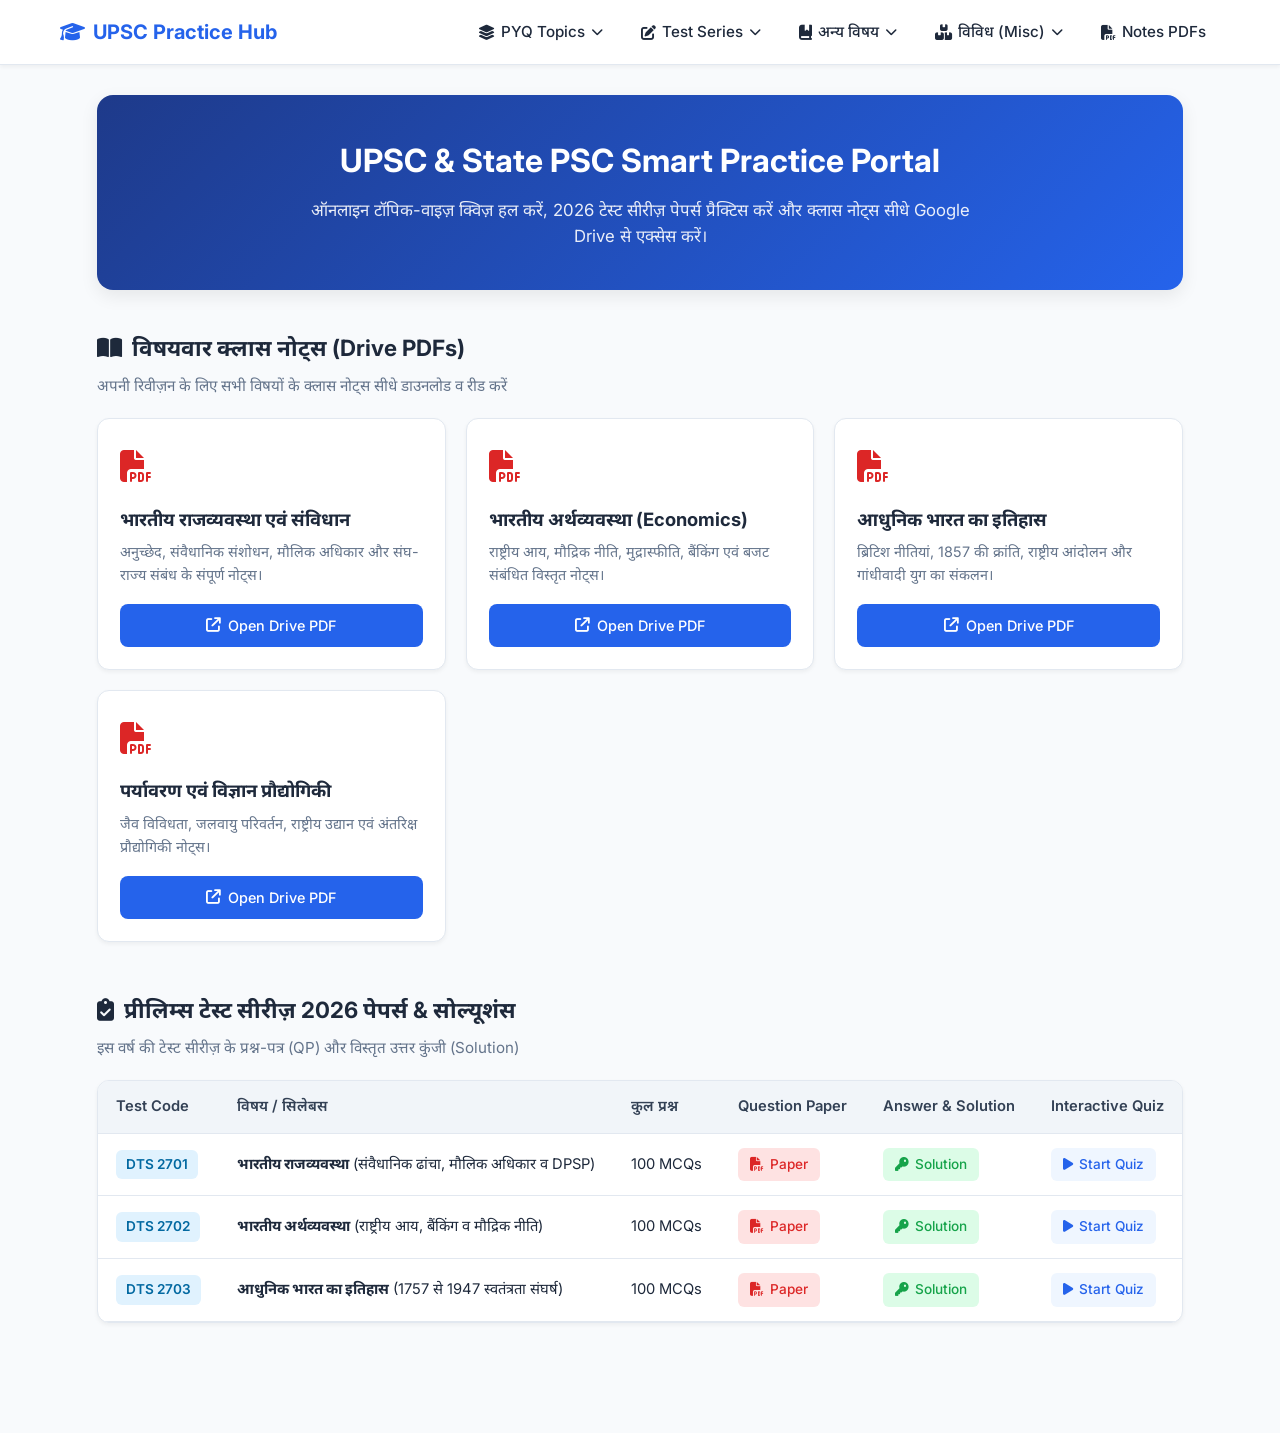
<file: index.html>
<!DOCTYPE html>
<html lang="hi">
<head>
  <meta charset="UTF-8">
  <meta name="viewport" content="width=device-width, initial-scale=1.0">
  <title>UPSC & State PSC Smart Practice Portal</title>
  
  <!-- External CSS Link -->
  <link rel="stylesheet" href="style.css">
  
  <!-- Font Awesome Icons for UI -->
  <link rel="stylesheet" href="https://cdnjs.cloudflare.com/ajax/libs/font-awesome/6.4.0/css/all.min.css">
  <link href="https://fonts.googleapis.com/css2?family=Inter:wght@400;500;600;700&family=Noto+Sans+Devanagari:wght@400;500;600;700&display=swap" rel="stylesheet">

  <style>
    /* Global & Responsive Inline Base Styles */
    :root {
      --primary-color: #2563eb;
      --primary-dark: #1d4ed8;
      --bg-light: #f8fafc;
      --card-bg: #ffffff;
      --text-main: #1e293b;
      --text-muted: #64748b;
      --border-color: #e2e8f0;
      --shadow-sm: 0 2px 4px rgba(0,0,0,0.05);
      --shadow-md: 0 6px 18px rgba(0,0,0,0.08);
    }

    * {
      box-sizing: border-box;
      margin: 0;
      padding: 0;
      font-family: 'Inter', 'Noto Sans Devanagari', sans-serif;
    }

    body {
      background-color: var(--bg-light);
      color: var(--text-main);
      line-height: 1.6;
    }

    /* Header & Navigation Bar */
    .main-header {
      position: sticky;
      top: 0;
      background: rgba(255, 255, 255, 0.95);
      backdrop-filter: blur(12px);
      box-shadow: var(--shadow-sm);
      border-bottom: 1px solid var(--border-color);
      z-index: 1000;
    }

    .nav-container {
      max-width: 1200px;
      margin: 0 auto;
      padding: 12px 20px;
      display: flex;
      justify-content: space-between;
      align-items: center;
    }

    .logo a {
      font-size: 1.25rem;
      font-weight: 700;
      color: var(--primary-color);
      text-decoration: none;
      display: flex;
      align-items: center;
      gap: 8px;
    }

    .nav-list {
      display: flex;
      list-style: none;
      gap: 10px;
      align-items: center;
    }

    .nav-item {
      position: relative;
    }

    .nav-item > a {
      text-decoration: none;
      color: var(--text-main);
      font-size: 0.95rem;
      font-weight: 500;
      padding: 8px 14px;
      border-radius: 6px;
      display: flex;
      align-items: center;
      gap: 6px;
      transition: all 0.2s ease;
    }

    .nav-item > a:hover {
      background-color: #eff6ff;
      color: var(--primary-color);
    }

    /* Dropdown Menus */
    .dropdown-menu {
      display: none;
      position: absolute;
      top: 100%;
      left: 0;
      background: #ffffff;
      min-width: 250px;
      box-shadow: var(--shadow-md);
      border-radius: 8px;
      list-style: none;
      padding: 8px 0;
      margin-top: 4px;
      z-index: 1100;
      border: 1px solid var(--border-color);
    }

    .dropdown-menu li a {
      padding: 10px 18px;
      color: var(--text-main);
      display: flex;
      align-items: center;
      gap: 8px;
      font-size: 0.9rem;
      text-decoration: none;
      transition: all 0.2s ease;
    }

    .dropdown-menu li a:hover {
      background-color: #eff6ff;
      color: var(--primary-color);
      padding-left: 22px;
    }

    @media (min-width: 769px) {
      .dropdown:hover .dropdown-menu {
        display: block;
      }
    }

    /* Hamburger Button */
    .hamburger-btn {
      display: none;
      flex-direction: column;
      gap: 5px;
      background: none;
      border: none;
      cursor: pointer;
      padding: 6px;
    }

    .hamburger-btn span {
      width: 24px;
      height: 3px;
      background-color: var(--text-main);
      border-radius: 3px;
      transition: all 0.3s ease;
    }

    /* Mobile View */
    @media (max-width: 768px) {
      .hamburger-btn {
        display: flex;
      }

      .nav-menu {
        display: none;
        position: absolute;
        top: 100%;
        left: 0;
        width: 100%;
        background: #ffffff;
        box-shadow: var(--shadow-md);
        padding: 15px 0;
        border-bottom: 1px solid var(--border-color);
      }

      .nav-menu.active {
        display: block;
      }

      .nav-list {
        flex-direction: column;
        align-items: flex-start;
        gap: 0;
      }

      .nav-item {
        width: 100%;
      }

      .nav-item > a {
        padding: 12px 20px;
        width: 100%;
        border-radius: 0;
      }

      .dropdown-menu {
        position: static;
        box-shadow: none;
        background-color: #f8fafc;
        border: none;
        padding-left: 15px;
        border-top: 1px solid var(--border-color);
      }

      .dropdown.active .dropdown-menu {
        display: block;
      }
    }

    /* Main Container & Sections */
    .main-container {
      max-width: 1200px;
      margin: 30px auto 60px;
      padding: 0 20px;
    }

    .hero-banner {
      background: linear-gradient(135deg, #1e3a8a 0%, #2563eb 100%);
      color: white;
      padding: 40px 24px;
      border-radius: 16px;
      text-align: center;
      margin-bottom: 40px;
      box-shadow: var(--shadow-md);
    }

    .hero-banner h1 {
      font-size: 2rem;
      margin-bottom: 10px;
    }

    .hero-banner p {
      font-size: 1.05rem;
      opacity: 0.9;
      max-width: 700px;
      margin: 0 auto;
    }

    .content-section {
      margin-bottom: 50px;
    }

    .section-title {
      font-size: 1.4rem;
      color: var(--text-main);
      margin-bottom: 8px;
      display: flex;
      align-items: center;
      gap: 10px;
    }

    .section-subtitle {
      color: var(--text-muted);
      font-size: 0.95rem;
      margin-bottom: 20px;
    }

    /* Cards Grid */
    .card-grid {
      display: grid;
      grid-template-columns: repeat(auto-fit, minmax(280px, 1fr));
      gap: 20px;
    }

    .info-card {
      background: var(--card-bg);
      border: 1px solid var(--border-color);
      border-radius: 12px;
      padding: 22px;
      display: flex;
      flex-direction: column;
      justify-content: space-between;
      box-shadow: var(--shadow-sm);
      transition: all 0.2s ease;
    }

    .info-card:hover {
      transform: translateY(-4px);
      box-shadow: var(--shadow-md);
    }

    .card-icon {
      font-size: 2rem;
      margin-bottom: 12px;
    }

    .card-icon.pdf { color: #dc2626; }
    .card-icon.quiz { color: #2563eb; }

    .info-card h3 {
      font-size: 1.15rem;
      color: var(--text-main);
      margin-bottom: 6px;
    }

    .info-card p {
      font-size: 0.9rem;
      color: var(--text-muted);
      margin-bottom: 18px;
    }

    .btn-action {
      display: inline-flex;
      align-items: center;
      justify-content: center;
      gap: 8px;
      padding: 10px 16px;
      border-radius: 8px;
      text-decoration: none;
      font-weight: 500;
      font-size: 0.9rem;
      transition: all 0.2s ease;
    }

    .btn-primary {
      background-color: var(--primary-color);
      color: white !important;
    }

    .btn-primary:hover {
      background-color: var(--primary-dark);
    }

    /* Test Series Table */
    .table-responsive {
      overflow-x: auto;
      background: var(--card-bg);
      border-radius: 12px;
      border: 1px solid var(--border-color);
      box-shadow: var(--shadow-sm);
    }

    .custom-table {
      width: 100%;
      border-collapse: collapse;
      text-align: left;
    }

    .custom-table th, .custom-table td {
      padding: 14px 18px;
      border-bottom: 1px solid var(--border-color);
      font-size: 0.92rem;
    }

    .custom-table th {
      background-color: #f1f5f9;
      color: #334155;
      font-weight: 600;
    }

    .badge-code {
      display: inline-block;
      padding: 4px 10px;
      background-color: #e0f2fe;
      color: #0369a1;
      border-radius: 6px;
      font-weight: 600;
      font-size: 0.85rem;
    }

    .btn-pill {
      display: inline-flex;
      align-items: center;
      gap: 6px;
      padding: 6px 12px;
      border-radius: 6px;
      font-size: 0.85rem;
      text-decoration: none;
      font-weight: 500;
      margin-right: 6px;
    }

    .btn-qp {
      background-color: #fee2e2;
      color: #b91c1c;
    }

    .btn-sol {
      background-color: #dcfce7;
      color: #15803d;
    }

    .btn-interactive {
      background-color: #eff6ff;
      color: #1d4ed8;
    }
  </style>
</head>
<body>

  <!-- ==================== HEADER & HAMBURGER NAVIGATION ==================== -->
  <header class="main-header">
    <div class="nav-container">
      <div class="logo">
        <a href="index.html">
          <i class="fa-solid fa-graduation-cap"></i> UPSC Practice Hub
        </a>
      </div>

      <!-- Hamburger Button for Mobile -->
      <button class="hamburger-btn" id="hamburger-btn" aria-label="Menu Toggle">
        <span></span>
        <span></span>
        <span></span>
      </button>

      <!-- Full Navigation Menu -->
      <nav class="nav-menu" id="nav-menu">
        <ul class="nav-list">
          
          <!-- Dropdown 1: PYQ (Topic Wise Quiz) -->
          <li class="nav-item dropdown">
            <a href="#" class="dropdown-toggle">
              <i class="fa-solid fa-layer-group"></i> PYQ Topics <i class="fa-solid fa-chevron-down" style="font-size:0.75rem;"></i>
            </a>
            <ul class="dropdown-menu">
              <li><a href="quiz.html?file=Executive.json"><i class="fa-solid fa-landmark"></i> भारतीय राजव्यवस्था (Polity)</a></li>
              <li><a href="quiz.html?file=Inflation 50 MCQs.json"><i class="fa-solid fa-chart-line"></i> अर्थव्यवस्था (Economics)</a></li>
              <li><a href="quiz.html?file=101.json"><i class="fa-solid fa-landmark-dome"></i> भारतीय इतिहास (History)</a></li>
              <li><a href="quiz.html?file=102.json"><i class="fa-solid fa-flask"></i> सामान्य विज्ञान (General Science)</a></li>
              <li><a href="quiz.html?file=103.json"><i class="fa-solid fa-microchip"></i> साइंस & टेक (Science & Tech)</a></li>
              <li><a href="quiz.html?file=104.json"><i class="fa-solid fa-leaf"></i> पर्यावरण एवं पारिस्थितिकी (Environment)</a></li>
            </ul>
          </li>

          <!-- Dropdown 2: Test Series -->
          <li class="nav-item dropdown">
            <a href="#" class="dropdown-toggle">
              <i class="fa-solid fa-pen-to-square"></i> Test Series <i class="fa-solid fa-chevron-down" style="font-size:0.75rem;"></i>
            </a>
            <ul class="dropdown-menu">
              <li><a href="quiz.html?file=SET-A.json"><i class="fa-solid fa-file-signature"></i> DTS 2701 (Full Mock 1)</a></li>
              <li><a href="quiz.html?file=SET-C.json"><i class="fa-solid fa-file-signature"></i> DTS 2702 (Polity Special)</a></li>
              <li><a href="quiz.html?file=SET-D.json"><i class="fa-solid fa-file-signature"></i> DTS 2703 (Economy Special)</a></li>
              <li><a href="#test-series-pdf-section"><i class="fa-solid fa-file-pdf"></i> All Test Series PDFs</a></li>
            </ul>
          </li>

          <!-- Dropdown 3: अन्य विषय अभ्यास प्रश्न -->
          <li class="nav-item dropdown">
            <a href="#" class="dropdown-toggle">
              <i class="fa-solid fa-book-bookmark"></i> अन्य विषय <i class="fa-solid fa-chevron-down" style="font-size:0.75rem;"></i>
            </a>
            <ul class="dropdown-menu">
              <li><a href="quiz.html?file=105.json"><i class="fa-solid fa-earth-americas"></i> भारत एवं विश्व भूगोल (Geography)</a></li>
              <li><a href="quiz.html?file=106.json"><i class="fa-solid fa-globe"></i> अंतर्राष्ट्रीय संबंध (IR)</a></li>
              <li><a href="quiz.html?file=107.json"><i class="fa-solid fa-building-columns"></i> शासन व्यवस्था (Governance)</a></li>
              <li><a href="quiz.html?file=108.json"><i class="fa-solid fa-scale-balanced"></i> नीतिशास्त्र (Ethics)</a></li>
            </ul>
          </li>

          <!-- Dropdown 4: अन्य / विविध (Miscellaneous Quizzes) -->
          <li class="nav-item dropdown">
            <a href="#" class="dropdown-toggle">
              <i class="fa-solid fa-boxes-stacked"></i> विविध (Misc) <i class="fa-solid fa-chevron-down" style="font-size:0.75rem;"></i>
            </a>
            <ul class="dropdown-menu">
              <li><a href="quiz.html?file=Banking 50 MCQs.json"><i class="fa-solid fa-piggy-bank"></i> Banking 50 MCQs</a></li>
              <li><a href="quiz.html?file=Money and Money Supply 50 MCQs.json"><i class="fa-solid fa-money-bill-wave"></i> Money & Supply MCQs</a></li>
              <li><a href="quiz.html?file=National Income 50 MCQs.json"><i class="fa-solid fa-coins"></i> National Income MCQs</a></li>
              <li><a href="quiz.html?file=India's securities market 50 MCQs.json"><i class="fa-solid fa-arrow-trend-up"></i> Securities Market MCQs</a></li>
              <li><a href="quiz.html?file=Tax 50 MCQs.json"><i class="fa-solid fa-receipt"></i> Tax System MCQs</a></li>
              <li><a href="quiz.html?file=MiscellaneousTopicsofIndianConstitutionandPolity.json"><i class="fa-solid fa-gavel"></i> Constitution Misc.</a></li>
            </ul>
          </li>

          <!-- Direct Link to Notes Section -->
          <li class="nav-item">
            <a href="#notes-section" class="nav-link">
              <i class="fa-solid fa-file-pdf"></i> Notes PDFs
            </a>
          </li>

        </ul>
      </nav>
    </div>
  </header>

  <!-- ==================== MAIN CONTENT CONTAINER ==================== -->
  <main class="main-container">
    
    <!-- Hero Banner -->
    <section class="hero-banner">
      <h1>UPSC & State PSC Smart Practice Portal</h1>
      <p>ऑनलाइन टॉपिक-वाइज़ क्विज़ हल करें, 2026 टेस्ट सीरीज़ पेपर्स प्रैक्टिस करें और क्लास नोट्स सीधे Google Drive से एक्सेस करें।</p>
    </section>

    <!-- ==================== 1. NOTES PDF SECTION ==================== -->
    <section class="content-section" id="notes-section">
      <h2 class="section-title"><i class="fa-solid fa-book-open"></i> विषयवार क्लास नोट्स (Drive PDFs)</h2>
      <p class="section-subtitle">अपनी रिवीज़न के लिए सभी विषयों के क्लास नोट्स सीधे डाउनलोड व रीड करें</p>

      <div class="card-grid">
        
        <!-- Note Card 1: Polity -->
        <div class="info-card">
          <div>
            <div class="card-icon pdf"><i class="fa-solid fa-file-pdf"></i></div>
            <h3>भारतीय राजव्यवस्था एवं संविधान</h3>
            <p>अनुच्छेद, संवैधानिक संशोधन, मौलिक अधिकार और संघ-राज्य संबंध के संपूर्ण नोट्स।</p>
          </div>
          <!-- Apni Google Drive Link Yahan Paste Karein -->
          <a href="https://drive.google.com/file/d/YOUR_POLITY_NOTES_FILE_ID/view" target="_blank" class="btn-action btn-primary">
            <i class="fa-solid fa-arrow-up-right-from-square"></i> Open Drive PDF
          </a>
        </div>

        <!-- Note Card 2: Economics -->
        <div class="info-card">
          <div>
            <div class="card-icon pdf"><i class="fa-solid fa-file-pdf"></i></div>
            <h3>भारतीय अर्थव्यवस्था (Economics)</h3>
            <p>राष्ट्रीय आय, मौद्रिक नीति, मुद्रास्फीति, बैंकिंग एवं बजट संबंधित विस्तृत नोट्स।</p>
          </div>
          <!-- Apni Google Drive Link Yahan Paste Karein -->
          <a href="https://drive.google.com/file/d/YOUR_ECONOMICS_NOTES_FILE_ID/view" target="_blank" class="btn-action btn-primary">
            <i class="fa-solid fa-arrow-up-right-from-square"></i> Open Drive PDF
          </a>
        </div>

        <!-- Note Card 3: History -->
        <div class="info-card">
          <div>
            <div class="card-icon pdf"><i class="fa-solid fa-file-pdf"></i></div>
            <h3>आधुनिक भारत का इतिहास</h3>
            <p>ब्रिटिश नीतियां, 1857 की क्रांति, राष्ट्रीय आंदोलन और गांधीवादी युग का संकलन।</p>
          </div>
          <!-- Apni Google Drive Link Yahan Paste Karein -->
          <a href="https://drive.google.com/file/d/YOUR_HISTORY_NOTES_FILE_ID/view" target="_blank" class="btn-action btn-primary">
            <i class="fa-solid fa-arrow-up-right-from-square"></i> Open Drive PDF
          </a>
        </div>

        <!-- Note Card 4: Science & Tech / Environment -->
        <div class="info-card">
          <div>
            <div class="card-icon pdf"><i class="fa-solid fa-file-pdf"></i></div>
            <h3>पर्यावरण एवं विज्ञान प्रौद्योगिकी</h3>
            <p>जैव विविधता, जलवायु परिवर्तन, राष्ट्रीय उद्यान एवं अंतरिक्ष प्रौद्योगिकी नोट्स।</p>
          </div>
          <!-- Apni Google Drive Link Yahan Paste Karein -->
          <a href="https://drive.google.com/file/d/YOUR_ENV_NOTES_FILE_ID/view" target="_blank" class="btn-action btn-primary">
            <i class="fa-solid fa-arrow-up-right-from-square"></i> Open Drive PDF
          </a>
        </div>

      </div>
    </section>

    <!-- ==================== 2. TEST SERIES 2026 PDF SECTION ==================== -->
    <section class="content-section" id="test-series-pdf-section">
      <h2 class="section-title"><i class="fa-solid fa-clipboard-check"></i> प्रीलिम्स टेस्ट सीरीज़ 2026 पेपर्स & सोल्यूशंस</h2>
      <p class="section-subtitle">इस वर्ष की टेस्ट सीरीज़ के प्रश्न-पत्र (QP) और विस्तृत उत्तर कुंजी (Solution)</p>

      <div class="table-responsive">
        <table class="custom-table">
          <thead>
            <tr>
              <th>Test Code</th>
              <th>विषय / सिलेबस</th>
              <th>कुल प्रश्न</th>
              <th>Question Paper</th>
              <th>Answer & Solution</th>
              <th>Interactive Quiz</th>
            </tr>
          </thead>
          <tbody>
            
            <!-- Row 1: DTS 2701 -->
            <tr>
              <td><span class="badge-code">DTS 2701</span></td>
              <td><strong>भारतीय राजव्यवस्था</strong> (संवैधानिक ढांचा, मौलिक अधिकार व DPSP)</td>
              <td>100 MCQs</td>
              <td>
                <a href="https://drive.google.com/file/d/YOUR_DTS2701_QP_ID/view" target="_blank" class="btn-pill btn-qp">
                  <i class="fa-solid fa-file-pdf"></i> Paper
                </a>
              </td>
              <td>
                <a href="https://drive.google.com/file/d/YOUR_DTS2701_SOL_ID/view" target="_blank" class="btn-pill btn-sol">
                  <i class="fa-solid fa-key"></i> Solution
                </a>
              </td>
              <td>
                <a href="quiz.html?file=SET-A.json" class="btn-pill btn-interactive">
                  <i class="fa-solid fa-play"></i> Start Quiz
                </a>
              </td>
            </tr>

            <!-- Row 2: DTS 2702 -->
            <tr>
              <td><span class="badge-code">DTS 2702</span></td>
              <td><strong>भारतीय अर्थव्यवस्था</strong> (राष्ट्रीय आय, बैंकिंग व मौद्रिक नीति)</td>
              <td>100 MCQs</td>
              <td>
                <a href="https://drive.google.com/file/d/YOUR_DTS2702_QP_ID/view" target="_blank" class="btn-pill btn-qp">
                  <i class="fa-solid fa-file-pdf"></i> Paper
                </a>
              </td>
              <td>
                <a href="https://drive.google.com/file/d/YOUR_DTS2702_SOL_ID/view" target="_blank" class="btn-pill btn-sol">
                  <i class="fa-solid fa-key"></i> Solution
                </a>
              </td>
              <td>
                <a href="quiz.html?file=SET-C.json" class="btn-pill btn-interactive">
                  <i class="fa-solid fa-play"></i> Start Quiz
                </a>
              </td>
            </tr>

            <!-- Row 3: DTS 2703 -->
            <tr>
              <td><span class="badge-code">DTS 2703</span></td>
              <td><strong>आधुनिक भारत का इतिहास</strong> (1757 से 1947 स्वतंत्रता संघर्ष)</td>
              <td>100 MCQs</td>
              <td>
                <a href="https://drive.google.com/file/d/YOUR_DTS2703_QP_ID/view" target="_blank" class="btn-pill btn-qp">
                  <i class="fa-solid fa-file-pdf"></i> Paper
                </a>
              </td>
              <td>
                <a href="https://drive.google.com/file/d/YOUR_DTS2703_SOL_ID/view" target="_blank" class="btn-pill btn-sol">
                  <i class="fa-solid fa-key"></i> Solution
                </a>
              </td>
              <td>
                <a href="quiz.html?file=SET-D.json" class="btn-pill btn-interactive">
                  <i class="fa-solid fa-play"></i> Start Quiz
                </a>
              </td>
            </tr>

          </tbody>
        </table>
      </div>
    </section>

  </main>

  <!-- ==================== INTERACTIVE JAVASCRIPT LOGIC ==================== -->
  <script>
    document.addEventListener('DOMContentLoaded', () => {
      const hamburgerBtn = document.getElementById('hamburger-btn');
      const navMenu = document.getElementById('nav-menu');
      const dropdowns = document.querySelectorAll('.dropdown');

      // 1. Toggle Hamburger Menu on Mobile
      if (hamburgerBtn && navMenu) {
        hamburgerBtn.addEventListener('click', (e) => {
          e.stopPropagation();
          navMenu.classList.toggle('active');
        });
      }

      // 2. Toggle Dropdown on Mobile screen tap
      dropdowns.forEach(dropdown => {
        const toggle = dropdown.querySelector('.dropdown-toggle');
        if (toggle) {
          toggle.addEventListener('click', (e) => {
            if (window.innerWidth <= 768) {
              e.preventDefault();
              e.stopPropagation();
              // Close other open dropdowns
              dropdowns.forEach(other => {
                if (other !== dropdown) other.classList.remove('active');
              });
              dropdown.classList.toggle('active');
            }
          });
        }
      });

      // 3. Close Menu when clicking outside
      document.addEventListener('click', (e) => {
        if (!e.target.closest('.nav-container')) {
          if (navMenu) navMenu.classList.remove('active');
          dropdowns.forEach(d => d.classList.remove('active'));
        }
      });
    });
  </script>
  <script src="script.js"></script>
</body>
</html>
</file>
<file: style.css>
/* ====================================================================
   UPSC & State PSC Smart Practice Portal - Main Stylesheet (style.css)
   ==================================================================== */

/* --- 1. CSS VARIABLES & THEME --- */
:root {
  --primary: #2563eb;
  --primary-dark: #1d4ed8;
  --primary-light: #eff6ff;
  --success: #16a34a;
  --success-light: #dcfce7;
  --danger: #dc2626;
  --danger-light: #fee2e2;
  --warning: #d97706;
  --warning-light: #fef3c7;
  --purple: #7c3aed;
  --purple-light: #f3e8ff;
  
  --bg-body: #f8fafc;
  --bg-card: #ffffff;
  --text-main: #1e293b;
  --text-muted: #64748b;
  --border: #e2e8f0;
  
  --shadow-sm: 0 2px 4px rgba(0, 0, 0, 0.04);
  --shadow-md: 0 6px 16px rgba(0, 0, 0, 0.08);
  --shadow-lg: 0 12px 28px rgba(0, 0, 0, 0.12);
  --radius: 12px;
  --transition: all 0.25s ease;
}

/* --- 2. GLOBAL RESET & BASE STYLES --- */
* {
  margin: 0;
  padding: 0;
  box-sizing: border-box;
  font-family: 'Inter', 'Noto Sans Devanagari', -apple-system, sans-serif;
}

body {
  background-color: var(--bg-body);
  color: var(--text-main);
  line-height: 1.6;
  min-height: 100vh;
  display: flex;
  flex-direction: column;
}

a {
  color: var(--primary);
  text-decoration: none;
  transition: var(--transition);
}

/* --- 3. HEADER & NAVIGATION BAR --- */
.main-header {
  position: sticky;
  top: 0;
  background: rgba(255, 255, 255, 0.95);
  backdrop-filter: blur(12px);
  border-bottom: 1px solid var(--border);
  box-shadow: var(--shadow-sm);
  z-index: 1000;
}

.nav-container {
  max-width: 1240px;
  margin: 0 auto;
  padding: 12px 24px;
  display: flex;
  justify-content: space-between;
  align-items: center;
}

.logo a {
  font-size: 1.3rem;
  font-weight: 700;
  color: var(--primary);
  display: flex;
  align-items: center;
  gap: 10px;
}

.nav-list {
  display: flex;
  list-style: none;
  gap: 12px;
  align-items: center;
}

.nav-item {
  position: relative;
}

.nav-item > a {
  color: var(--text-main);
  font-size: 0.95rem;
  font-weight: 500;
  padding: 8px 14px;
  border-radius: 8px;
  display: flex;
  align-items: center;
  gap: 6px;
}

.nav-item > a:hover {
  background-color: var(--primary-light);
  color: var(--primary);
}

/* --- 4. DROPDOWN MENUS --- */
.dropdown-menu {
  display: none;
  position: absolute;
  top: 100%;
  left: 0;
  background: var(--bg-card);
  min-width: 250px;
  box-shadow: var(--shadow-lg);
  border-radius: 10px;
  list-style: none;
  padding: 8px 0;
  margin-top: 6px;
  z-index: 1100;
  border: 1px solid var(--border);
  animation: fadeIn 0.2s ease-in-out;
}

.dropdown-menu li a {
  padding: 10px 18px;
  color: var(--text-main);
  font-size: 0.9rem;
  display: flex;
  align-items: center;
  gap: 10px;
}

.dropdown-menu li a:hover {
  background-color: var(--primary-light);
  color: var(--primary);
  padding-left: 22px;
}

@media (min-width: 769px) {
  .dropdown:hover .dropdown-menu {
    display: block;
  }
}

/* --- 5. HAMBURGER BUTTON (MOBILE) --- */
.hamburger-btn {
  display: none;
  flex-direction: column;
  gap: 5px;
  background: none;
  border: none;
  cursor: pointer;
  padding: 8px;
}

.hamburger-btn span {
  width: 24px;
  height: 3px;
  background-color: var(--text-main);
  border-radius: 4px;
  transition: var(--transition);
}

.hamburger-btn.open span:nth-child(1) {
  transform: rotate(45deg) translate(5px, 6px);
}
.hamburger-btn.open span:nth-child(2) {
  opacity: 0;
}
.hamburger-btn.open span:nth-child(3) {
  transform: rotate(-45deg) translate(5px, -6px);
}

/* --- 6. HERO BANNER --- */
.main-container {
  max-width: 1240px;
  margin: 30px auto 60px;
  padding: 0 20px;
  flex: 1;
}

.hero-banner {
  background: linear-gradient(135deg, #1e3a8a 0%, #2563eb 100%);
  color: #ffffff;
  padding: 45px 25px;
  border-radius: 16px;
  text-align: center;
  margin-bottom: 40px;
  box-shadow: var(--shadow-md);
}

.hero-banner h1 {
  font-size: 2.1rem;
  font-weight: 700;
  margin-bottom: 12px;
}

.hero-banner p {
  font-size: 1.05rem;
  opacity: 0.9;
  max-width: 720px;
  margin: 0 auto;
}

/* --- 7. SECTION & CARD GRIDS --- */
.content-section {
  margin-bottom: 50px;
}

.section-title {
  font-size: 1.45rem;
  color: var(--text-main);
  margin-bottom: 6px;
  display: flex;
  align-items: center;
  gap: 10px;
}

.section-subtitle {
  color: var(--text-muted);
  font-size: 0.95rem;
  margin-bottom: 24px;
}

.card-grid {
  display: grid;
  grid-template-columns: repeat(auto-fit, minmax(270px, 1fr));
  gap: 24px;
}

.info-card {
  background: var(--bg-card);
  border: 1px solid var(--border);
  border-radius: var(--radius);
  padding: 24px;
  display: flex;
  flex-direction: column;
  justify-content: space-between;
  box-shadow: var(--shadow-sm);
  transition: var(--transition);
}

.info-card:hover {
  transform: translateY(-5px);
  box-shadow: var(--shadow-md);
}

.card-icon {
  font-size: 2.2rem;
  margin-bottom: 14px;
}
.card-icon.pdf { color: var(--danger); }
.card-icon.quiz { color: var(--primary); }

.info-card h3 {
  font-size: 1.15rem;
  margin-bottom: 8px;
  color: var(--text-main);
}

.info-card p {
  font-size: 0.9rem;
  color: var(--text-muted);
  margin-bottom: 20px;
}

.btn-action {
  display: inline-flex;
  align-items: center;
  justify-content: center;
  gap: 8px;
  padding: 10px 18px;
  border-radius: 8px;
  font-weight: 500;
  font-size: 0.92rem;
  cursor: pointer;
  border: none;
  transition: var(--transition);
}

.btn-primary {
  background-color: var(--primary);
  color: #ffffff !important;
}

.btn-primary:hover {
  background-color: var(--primary-dark);
}

.btn-secondary {
  background-color: #f1f5f9;
  color: var(--text-main) !important;
  border: 1px solid var(--border);
}

.btn-secondary:hover {
  background-color: #e2e8f0;
}

/* --- 8. TEST SERIES TABLE --- */
.table-responsive {
  overflow-x: auto;
  background: var(--bg-card);
  border-radius: var(--radius);
  border: 1px solid var(--border);
  box-shadow: var(--shadow-sm);
}

.custom-table {
  width: 100%;
  border-collapse: collapse;
  text-align: left;
}

.custom-table th, .custom-table td {
  padding: 16px 20px;
  border-bottom: 1px solid var(--border);
  font-size: 0.93rem;
}

.custom-table th {
  background-color: #f8fafc;
  color: #475569;
  font-weight: 600;
}

.badge-code {
  display: inline-block;
  padding: 4px 10px;
  background-color: #e0f2fe;
  color: #0369a1;
  border-radius: 6px;
  font-weight: 600;
  font-size: 0.85rem;
}

.btn-pill {
  display: inline-flex;
  align-items: center;
  gap: 6px;
  padding: 6px 12px;
  border-radius: 6px;
  font-size: 0.85rem;
  font-weight: 500;
}

.btn-qp { background-color: var(--danger-light); color: var(--danger) !important; }
.btn-sol { background-color: var(--success-light); color: var(--success) !important; }
.btn-interactive { background-color: var(--primary-light); color: var(--primary) !important; }

/* --- 9. QUIZ PAGE INTERFACE (`quiz.html`) --- */
.quiz-wrapper {
  display: grid;
  grid-template-columns: 1fr 320px;
  gap: 25px;
  align-items: start;
}

.quiz-main-card {
  background: var(--bg-card);
  border-radius: var(--radius);
  border: 1px solid var(--border);
  box-shadow: var(--shadow-sm);
  padding: 30px;
}

.quiz-header {
  display: flex;
  justify-content: space-between;
  align-items: center;
  border-bottom: 1px solid var(--border);
  padding-bottom: 16px;
  margin-bottom: 24px;
}

.q-badge {
  font-size: 1.1rem;
  font-weight: 600;
  color: var(--primary);
}

.timer-box {
  display: flex;
  align-items: center;
  gap: 8px;
  font-size: 1.1rem;
  font-weight: 700;
  background: #f1f5f9;
  padding: 6px 14px;
  border-radius: 20px;
  color: var(--text-main);
}

.timer-box.pulse {
  animation: timerPulse 1s infinite alternate;
}

.question-content {
  font-size: 1.1rem;
  line-height: 1.7;
  color: var(--text-main);
  margin-bottom: 28px;
}

/* Options */
.options-list {
  display: flex;
  flex-direction: column;
  gap: 14px;
  margin-bottom: 30px;
}

.option-item {
  display: flex;
  align-items: center;
  gap: 14px;
  padding: 14px 18px;
  border: 1.5px solid var(--border);
  border-radius: 10px;
  cursor: pointer;
  transition: var(--transition);
  background: #ffffff;
}

.option-item:hover {
  border-color: var(--primary);
  background-color: var(--primary-light);
}

.option-item.selected {
  border-color: var(--primary);
  background-color: var(--primary-light);
  box-shadow: 0 0 0 1px var(--primary);
}

.option-prefix {
  width: 32px;
  height: 32px;
  display: flex;
  align-items: center;
  justify-content: center;
  border-radius: 50%;
  background: #f1f5f9;
  font-weight: 600;
  font-size: 0.9rem;
  color: var(--text-main);
  flex-shrink: 0;
}

.option-item.selected .option-prefix {
  background: var(--primary);
  color: #ffffff;
}

.option-text {
  font-size: 0.98rem;
  color: var(--text-main);
}

/* Quiz Action Buttons Bar */
.quiz-footer {
  display: flex;
  flex-wrap: wrap;
  justify-content: space-between;
  gap: 12px;
  border-top: 1px solid var(--border);
  padding-top: 20px;
}

.btn-ctrl {
  padding: 10px 18px;
  border-radius: 8px;
  font-size: 0.92rem;
  font-weight: 500;
  cursor: pointer;
  border: none;
  display: inline-flex;
  align-items: center;
  gap: 6px;
  transition: var(--transition);
}

.btn-prev { background: #e2e8f0; color: #334155; }
.btn-next { background: var(--primary); color: #ffffff; }
.btn-review { background: var(--purple-light); color: var(--purple); }
.btn-clear { background: var(--danger-light); color: var(--danger); }
.btn-submit { background: var(--success); color: #ffffff; }

/* Question Palette Sidebar */
.quiz-sidebar {
  background: var(--bg-card);
  border-radius: var(--radius);
  border: 1px solid var(--border);
  padding: 20px;
  box-shadow: var(--shadow-sm);
}

.palette-grid {
  display: grid;
  grid-template-columns: repeat(5, 1fr);
  gap: 8px;
  margin: 18px 0;
  max-height: 320px;
  overflow-y: auto;
  padding-right: 4px;
}

.palette-btn {
  aspect-ratio: 1;
  border: 1px solid var(--border);
  border-radius: 6px;
  background: #f1f5f9;
  font-weight: 600;
  font-size: 0.85rem;
  cursor: pointer;
  transition: var(--transition);
}

.palette-btn.current {
  outline: 2px solid var(--primary);
  outline-offset: 2px;
}

.palette-btn.status-answered { background-color: var(--success); color: #ffffff; border-color: var(--success); }
.palette-btn.status-unanswered { background-color: var(--danger); color: #ffffff; border-color: var(--danger); }
.palette-btn.status-review { background-color: var(--purple); color: #ffffff; border-color: var(--purple); }
.palette-btn.status-not-visited { background-color: #f1f5f9; color: var(--text-muted); }

/* --- 10. RESULT & SCORECARD STYLES --- */
.result-box {
  background: var(--bg-card);
  border-radius: var(--radius);
  border: 1px solid var(--border);
  padding: 35px;
  box-shadow: var(--shadow-md);
  margin: 0 auto;
}

.score-card-header {
  text-align: center;
  margin-bottom: 25px;
}

.score-main-badge {
  text-align: center;
  background: linear-gradient(135deg, #eff6ff 0%, #dbeafe 100%);
  padding: 25px;
  border-radius: var(--radius);
  border: 1px solid #bfdbfe;
  max-width: 320px;
  margin: 0 auto 30px;
}

.score-number {
  font-size: 2.8rem;
  font-weight: 800;
  color: var(--primary);
  line-height: 1;
}

.score-total {
  font-size: 1rem;
  color: var(--text-muted);
  margin-top: 6px;
}

.score-stats-grid {
  display: grid;
  grid-template-columns: repeat(auto-fit, minmax(180px, 1fr));
  gap: 16px;
  margin-bottom: 35px;
}

.stat-box {
  padding: 16px 20px;
  border-radius: 10px;
  border: 1px solid var(--border);
  text-align: center;
  display: flex;
  flex-direction: column;
  gap: 4px;
}

.stat-box.correct { background: var(--success-light); border-color: #bbf7d0; color: var(--success); }
.stat-box.incorrect { background: var(--danger-light); border-color: #fecaca; color: var(--danger); }
.stat-box.unattempted { background: #f1f5f9; color: var(--text-muted); }
.stat-box.accuracy { background: var(--purple-light); border-color: #e9d5ff; color: var(--purple); }

.stat-title { font-size: 0.85rem; font-weight: 500; }
.stat-val { font-size: 1.5rem; font-weight: 700; }

.result-actions {
  display: flex;
  justify-content: center;
  gap: 16px;
  margin-bottom: 40px;
}

/* Solution List */
.solutions-section {
  border-top: 1px solid var(--border);
  padding-top: 30px;
}

.solution-item {
  background: #ffffff;
  border: 1px solid var(--border);
  border-radius: 10px;
  padding: 20px;
  margin-bottom: 18px;
}

.sol-header {
  display: flex;
  justify-content: space-between;
  align-items: center;
  margin-bottom: 10px;
}

.sol-badge {
  padding: 4px 10px;
  border-radius: 6px;
  font-size: 0.8rem;
  font-weight: 600;
}
.badge-correct { background: var(--success-light); color: var(--success); }
.badge-incorrect { background: var(--danger-light); color: var(--danger); }
.badge-skipped { background: #f1f5f9; color: var(--text-muted); }

.sol-opt-row {
  padding: 8px 12px;
  border-radius: 6px;
  margin-top: 6px;
  font-size: 0.92rem;
}
.sol-opt-row.correct-opt { background: var(--success-light); color: var(--success); font-weight: 600; }
.sol-opt-row.wrong-opt { background: var(--danger-light); color: var(--danger); font-weight: 600; }

.sol-explanation {
  margin-top: 12px;
  padding: 12px 16px;
  background: #f8fafc;
  border-left: 4px solid var(--primary);
  border-radius: 4px;
  font-size: 0.9rem;
}

/* --- 11. RESPONSIVE BREAKPOINTS --- */
@media (max-width: 768px) {
  .hamburger-btn {
    display: flex;
  }

  .nav-menu {
    display: none;
    position: absolute;
    top: 100%;
    left: 0;
    width: 100%;
    background: #ffffff;
    box-shadow: var(--shadow-md);
    padding: 15px 0;
  }

  .nav-menu.active {
    display: block;
  }

  .nav-list {
    flex-direction: column;
    align-items: flex-start;
    gap: 0;
  }

  .nav-item {
    width: 100%;
  }

  .nav-item > a {
    padding: 12px 20px;
    width: 100%;
    border-radius: 0;
  }

  .dropdown-menu {
    position: static;
    box-shadow: none;
    background-color: #f8fafc;
    border: none;
    padding-left: 15px;
  }

  .dropdown.active .dropdown-menu {
    display: block;
  }

  .quiz-wrapper {
    grid-template-columns: 1fr;
  }

  .hero-banner h1 {
    font-size: 1.6rem;
  }
}

/* Animations */
@keyframes fadeIn {
  from { opacity: 0; transform: translateY(-6px); }
  to { opacity: 1; transform: translateY(0); }
}

@keyframes timerPulse {
  from { opacity: 1; }
  to { opacity: 0.5; color: #dc2626; }
}
</file>
